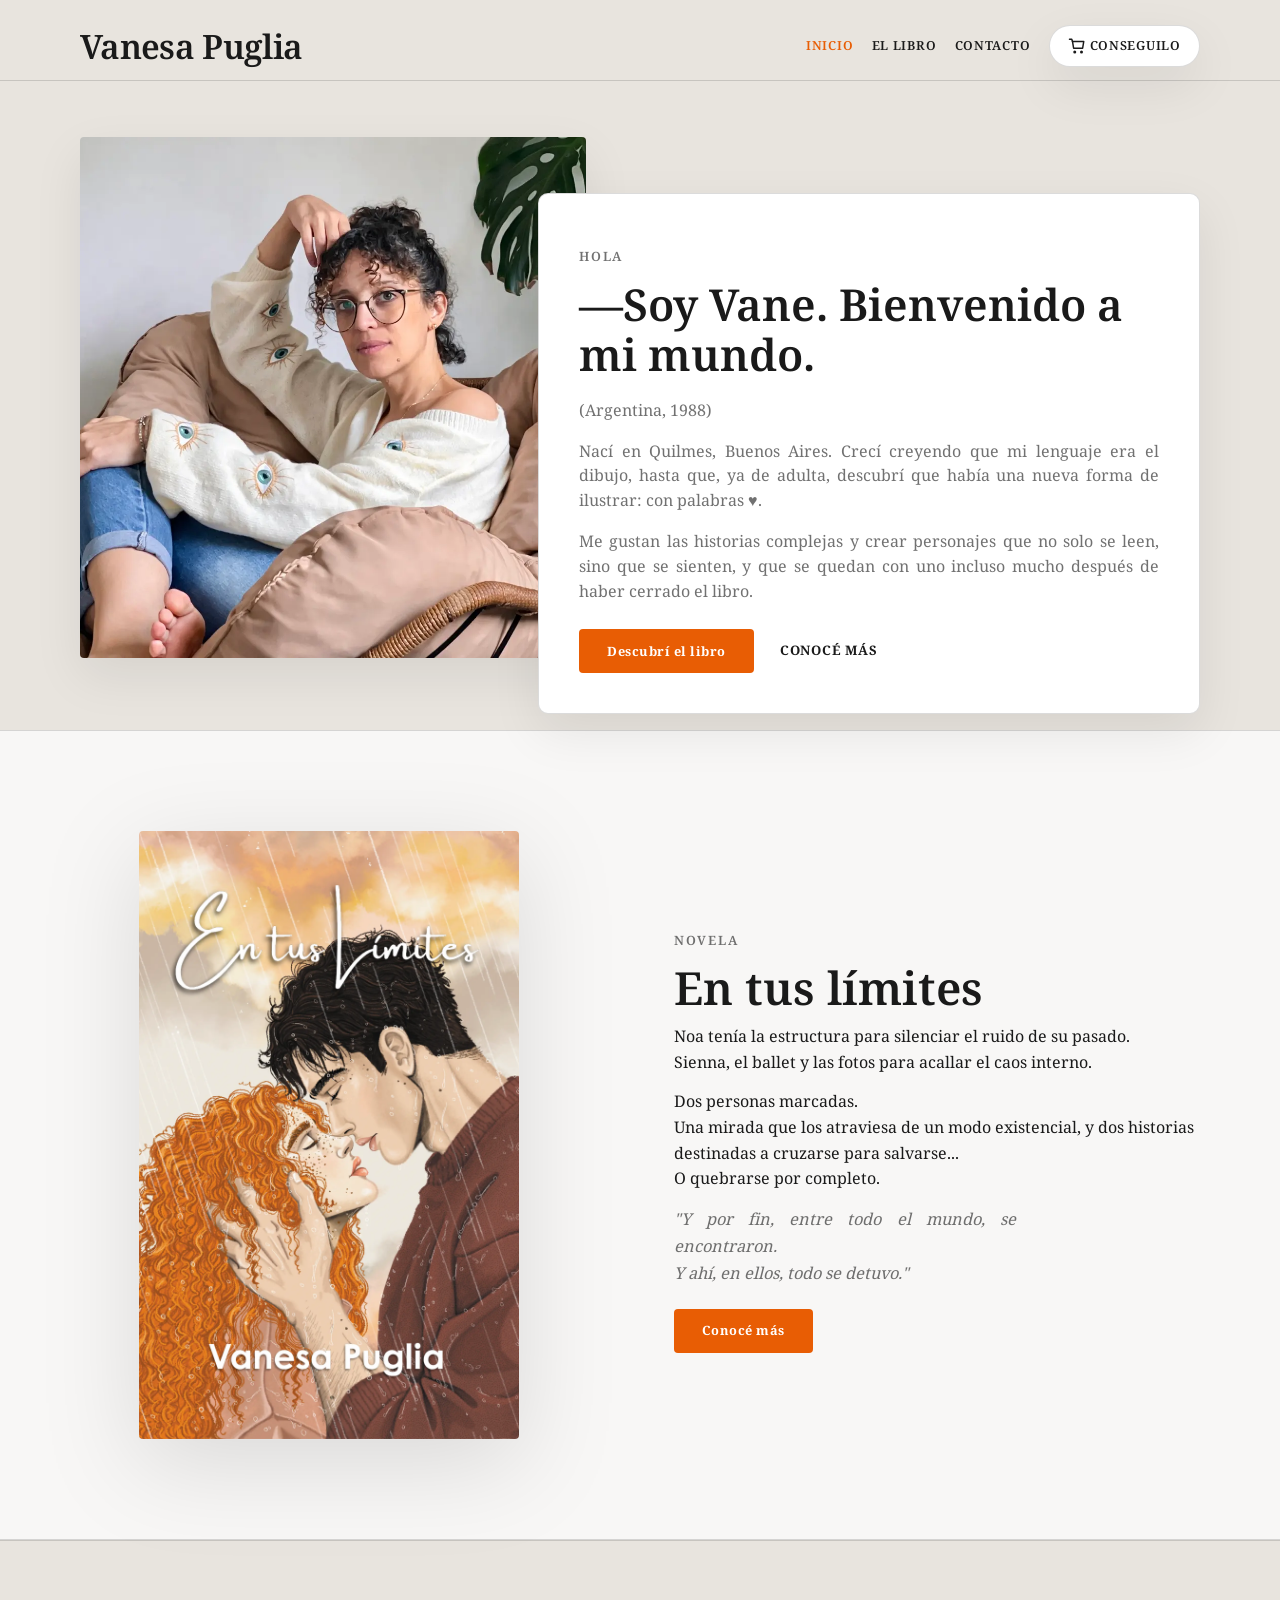
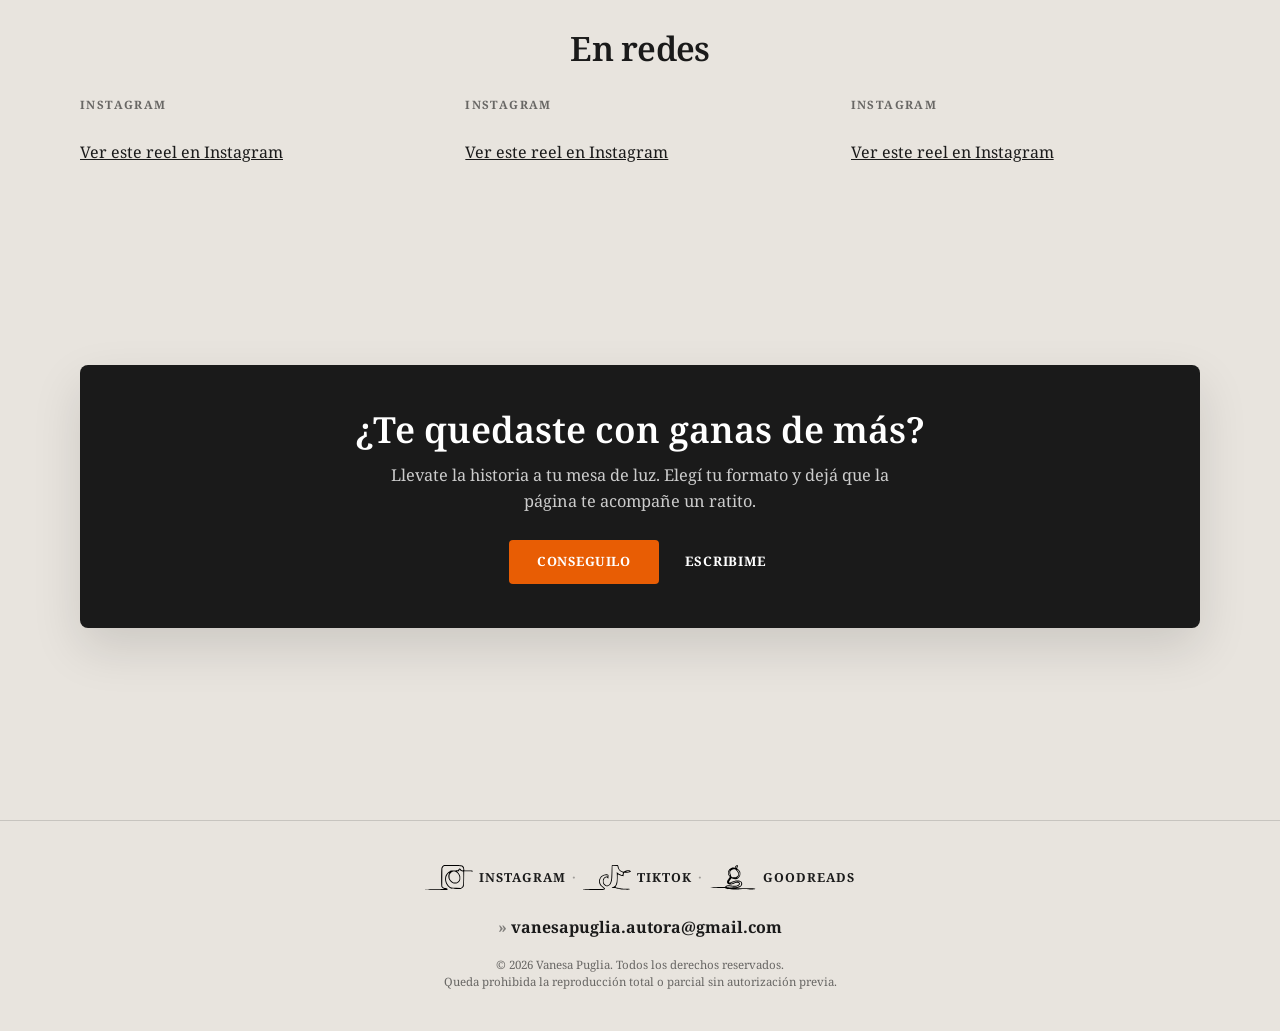
<file: index.html>
<!doctype html>
<html lang="es">
<head>
  <meta charset="utf-8" />
  <meta name="viewport" content="width=device-width, initial-scale=1" />
  <title>Vanesa Puglia — En tus límites</title>
  <meta name="description" content="Vanesa Puglia y su novela En tus límites: romance contemporáneo, intimidad y emoción. Fragmento, redes y dónde comprar." />
  <meta property="og:title" content="Vanesa Puglia - Escritora" />
  <meta property="og:description" content="Descubrí sus libros, historia y novedades" />
  <meta property="og:image" content="https://www.vanesapuglia.com/assets/images/autora-chair.webp" />
  <meta property="og:image:width" content="1200" />
  <meta property="og:image:height" content="630" />
  <meta property="og:url" content="https://www.vanesapuglia.com" />
  <meta property="og:type" content="website" />
  <meta name="twitter:card" content="summary_large_image" />
  <meta name="twitter:title" content="Vanesa Puglia - Escritora" />
  <meta name="twitter:description" content="Descubrí sus libros, historia y novedades" />
  <meta name="twitter:image" content="https://www.vanesapuglia.com/assets/images/autora-chair.webp" />
  <link rel="preconnect" href="https://fonts.googleapis.com" />
  <link rel="preconnect" href="https://fonts.gstatic.com" crossorigin />
  <link href="https://fonts.googleapis.com/css2?family=Noto+Serif+Georgian:wght@400;500;600;700&display=swap" rel="stylesheet" />
  <link rel="stylesheet" href="./assets/css/main.css" />
</head>
<body>
  <a class="skip-link" href="#contenido">Ir al contenido</a>

  <header class="site-header">
    <div class="site-header__inner">
      <a class="site-logo" href="./">Vanesa Puglia</a>
      <nav class="site-nav" aria-label="Principal">
        <a class="is-active" href="./" aria-current="page" data-goatcounter-click="nav_inicio">Inicio</a>
        <a href="./libro/index.html" data-goatcounter-click="nav_el_libro">El libro</a>
        <a href="https://docs.google.com/forms/d/e/1FAIpQLSemAOVcuaoRsui3juLYAaGSEaoZBNSGPKUialhZ_rOrf4y6Fg/viewform?usp=send_form" target="_blank" rel="noopener noreferrer" data-goatcounter-click="nav_contacto">Contacto</a>
        <a class="btn-pill" href="./libro/index.html#comprar" data-goatcounter-click="nav_conseguilo">
          <svg width="18" height="18" viewBox="0 0 24 24" fill="none" stroke="currentColor" stroke-width="2" stroke-linecap="round" stroke-linejoin="round" aria-hidden="true">
            <path d="M6 6h15l-1.5 9h-12z" />
            <path d="M6 6 5 3H2" />
            <circle cx="9" cy="20" r="1" />
            <circle cx="18" cy="20" r="1" />
          </svg>
          Conseguilo
        </a>
      </nav>
    </div>
  </header>

  <main id="contenido" class="home-main home-main--landing">
    <section class="lp-hero wrap" aria-labelledby="hero-heading">
      <div class="hero-grid">
        <div class="hero-visual">
          <div class="hero-photo">
            <img src="./assets/images/autora-chair.webp" width="960" height="1200" alt="Vanesa Puglia" />
          </div>
          
        </div>

        <section class="hero-intro" aria-labelledby="hero-heading">
          <!-- <div class="hero-intro__deco" aria-hidden="true">
            <img class="hero-intro__deco-line" src="./assets/images/line-for-book.svg" alt="" />
            <img class="hero-intro__deco-book" src="./assets/images/book.svg" alt="" />
          </div> -->
          <p class="eyebrow" id="hero-heading">Hola</p>
          <h1 class="hero-title">—Soy Vane. Bienvenido a mi mundo.</h1>
          <p class="hero-body">
            (Argentina, 1988)</p>
          <p class="hero-body">
            Nací en Quilmes, Buenos Aires.
            Crecí creyendo que mi lenguaje era el dibujo, hasta que, ya de adulta, descubrí que había una nueva forma de ilustrar: con palabras ♥.
          <p class="hero-body">
            Me gustan las historias complejas y crear personajes que no solo se leen, sino que se sienten, y que se quedan con uno incluso mucho después de haber cerrado el libro.</p>
          <div class="lp-hero__actions">
            <a class="btn-buy btn-buy--inline" href="#libro-destacado">Descubrí el libro</a>
            <a class="btn-text" href="./libro/index.html">Conocé más</a>
          </div>
        </section>
      </div>
    </section>

    <section class="lp-book-spotlight" id="libro-destacado" aria-labelledby="libro-spotlight-heading">
      <div class="wrap lp-book-spotlight__inner">
        <div class="lp-book-spotlight__visual">
          <div class="lp-book-spotlight__cover">
            <img src="./assets/images/book-cover-2.webp" width="420" height="630" alt="Tapa de En tus límites" />
          </div>
        </div>
        <div class="lp-book-spotlight__copy">
          <p class="eyebrow" id="libro-spotlight-heading">Novela</p>
          <h2 class="lp-book-spotlight__title">En tus límites</h2>
          <p class="lp-book-spotlight__hook">
            Noa tenía la estructura para silenciar el ruido de su pasado.<br />
            Sienna, el ballet y las fotos para acallar el caos interno.
          </p>
          <p class="lp-book-spotlight__hook">
            Dos personas marcadas.<br />
            Una mirada que los atraviesa de un modo existencial, y dos historias destinadas a cruzarse para salvarse...<br />
            O quebrarse por completo.
          </p>
          <p class="lp-book-spotlight__micro lp-book-spotlight__quote">
            "Y por fin, entre todo el mundo, se encontraron.<br />
            Y ahí, en ellos, todo se detuvo."
          </p>
          <a class="btn-buy btn-buy--inline" href="./libro/index.html">Conocé más</a>
        </div>
      </div>
    </section>

    <section class="lp-embeds section-stack" id="en-redes" aria-labelledby="redes-heading">
      <div class="wrap">
        <h2 class="section-heading section-heading--center" id="redes-heading">En redes</h2>
        <div class="embed-grid" role="list">
          <div class="embed-grid__cell" role="listitem">
            <p class="embed-grid__label">Instagram</p>
            <div class="embed-instagram embed-instagram--grid">
              <blockquote
                class="instagram-media"
                data-instgrm-permalink="https://www.instagram.com/reel/DTOItaxj_DJ/"
                data-instgrm-version="14"
              >
                <a href="https://www.instagram.com/reel/DTOItaxj_DJ/?igsh=MWF2NG92aWljZms3bQ==" target="_blank" rel="noopener noreferrer">Ver este reel en Instagram</a>
              </blockquote>
            </div>
          </div>
          <div class="embed-grid__cell" role="listitem">
            <p class="embed-grid__label">Instagram</p>
            <div class="embed-instagram embed-instagram--grid">
              <blockquote
                class="instagram-media"
                data-instgrm-permalink="https://www.instagram.com/reel/DW4uq6Xj3dv/"
                data-instgrm-version="14"
              >
                <a href="https://www.instagram.com/reel/DW4uq6Xj3dv/?igsh=MTRhOGFzMmQ1Nmg4aA==" target="_blank" rel="noopener noreferrer">Ver este reel en Instagram</a>
              </blockquote>
            </div>
          </div>
          <div class="embed-grid__cell" role="listitem">
            <p class="embed-grid__label">Instagram</p>
            <div class="embed-instagram embed-instagram--grid">
              <blockquote
                class="instagram-media"
                data-instgrm-permalink="https://www.instagram.com/reel/DXX7Oxcjf3H/"
                data-instgrm-version="14"
              >
                <a href="https://www.instagram.com/reel/DXX7Oxcjf3H/?igsh=anJ0OWI1YWVncjFl" target="_blank" rel="noopener noreferrer">Ver este reel en Instagram</a>
              </blockquote>
            </div>
          </div>
        </div>
      </div>
    </section>

    <section class="lp-cta-final wrap" aria-labelledby="cta-final-heading">
      <div class="lp-cta-final__panel">
        <h2 class="lp-cta-final__title" id="cta-final-heading">¿Te quedaste con ganas de más?</h2>
        <p class="lp-cta-final__text">Llevate la historia a tu mesa de luz. Elegí tu formato y dejá que la página te acompañe un ratito.</p>
        <div class="lp-cta-final__actions">
          <a class="btn-buy btn-buy--inline" href="./libro/index.html#comprar" data-goatcounter-click="buy_home_conseguilo">CONSEGUILO</a>
          <a class="btn-text btn-text--on-dark" href="mailto:vanesapuglia.autora@gmail.com" target="_blank" rel="noopener noreferrer">Escribime</a>
        </div>
      </div>
    </section>
  </main>

  <footer class="site-footer site-footer--rich">
    <div class="site-footer__inner wrap">
      <div class="footer-social" aria-label="Redes">
        <a href="https://www.instagram.com/vanesa.puglia/" target="_blank" rel="noopener noreferrer"><img src="./assets/images/logo-instagram.svg" width="16" height="16" alt="" aria-hidden="true" />Instagram</a>
        <span class="footer-dot" aria-hidden="true">·</span>
        <a href="https://www.tiktok.com/@vanesa.puglia" target="_blank" rel="noopener noreferrer"><img src="./assets/images/logo-tiktok.svg" width="16" height="16" alt="" aria-hidden="true" />TikTok</a>
        <span class="footer-dot" aria-hidden="true">·</span>
        <a href="https://www.goodreads.com/user/show/199660871" target="_blank" rel="noopener noreferrer"><img src="./assets/images/logo-goodreads.svg" width="16" height="16" alt="" aria-hidden="true" />Goodreads</a>
      </div>
      <a class="footer-email" href="mailto:vanesapuglia.autora@gmail.com" target="_blank" rel="noopener noreferrer">vanesapuglia.autora@gmail.com</a>
      <p class="footer-legal">© 2026 Vanesa Puglia. Todos los derechos reservados.<br />Queda prohibida la reproducción total o parcial sin autorización previa.</p>
    </div>
  </footer>
  <script async src="https://www.instagram.com/embed.js"></script>
  <script data-goatcounter="https://julianpettinari.goatcounter.com/count" async src="//gc.zgo.at/count.js"></script>
</body>
</html>
</file>
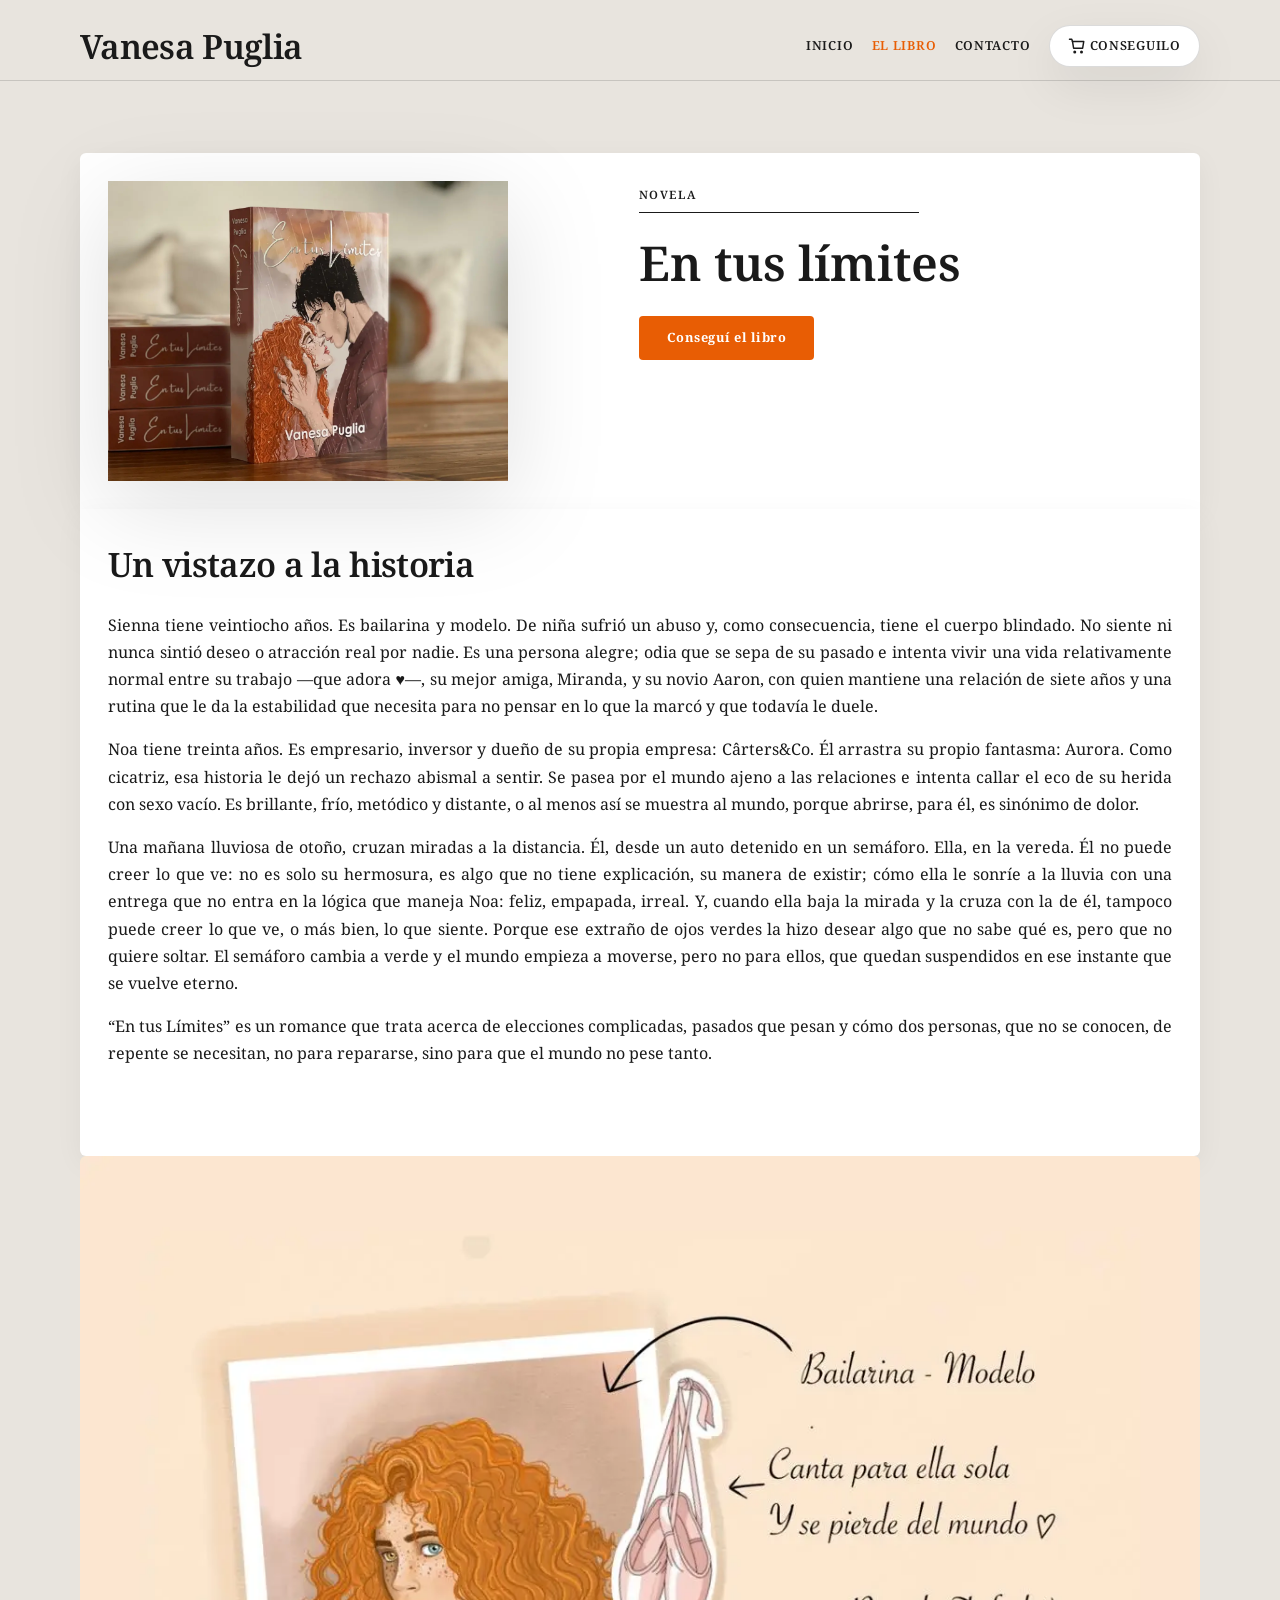
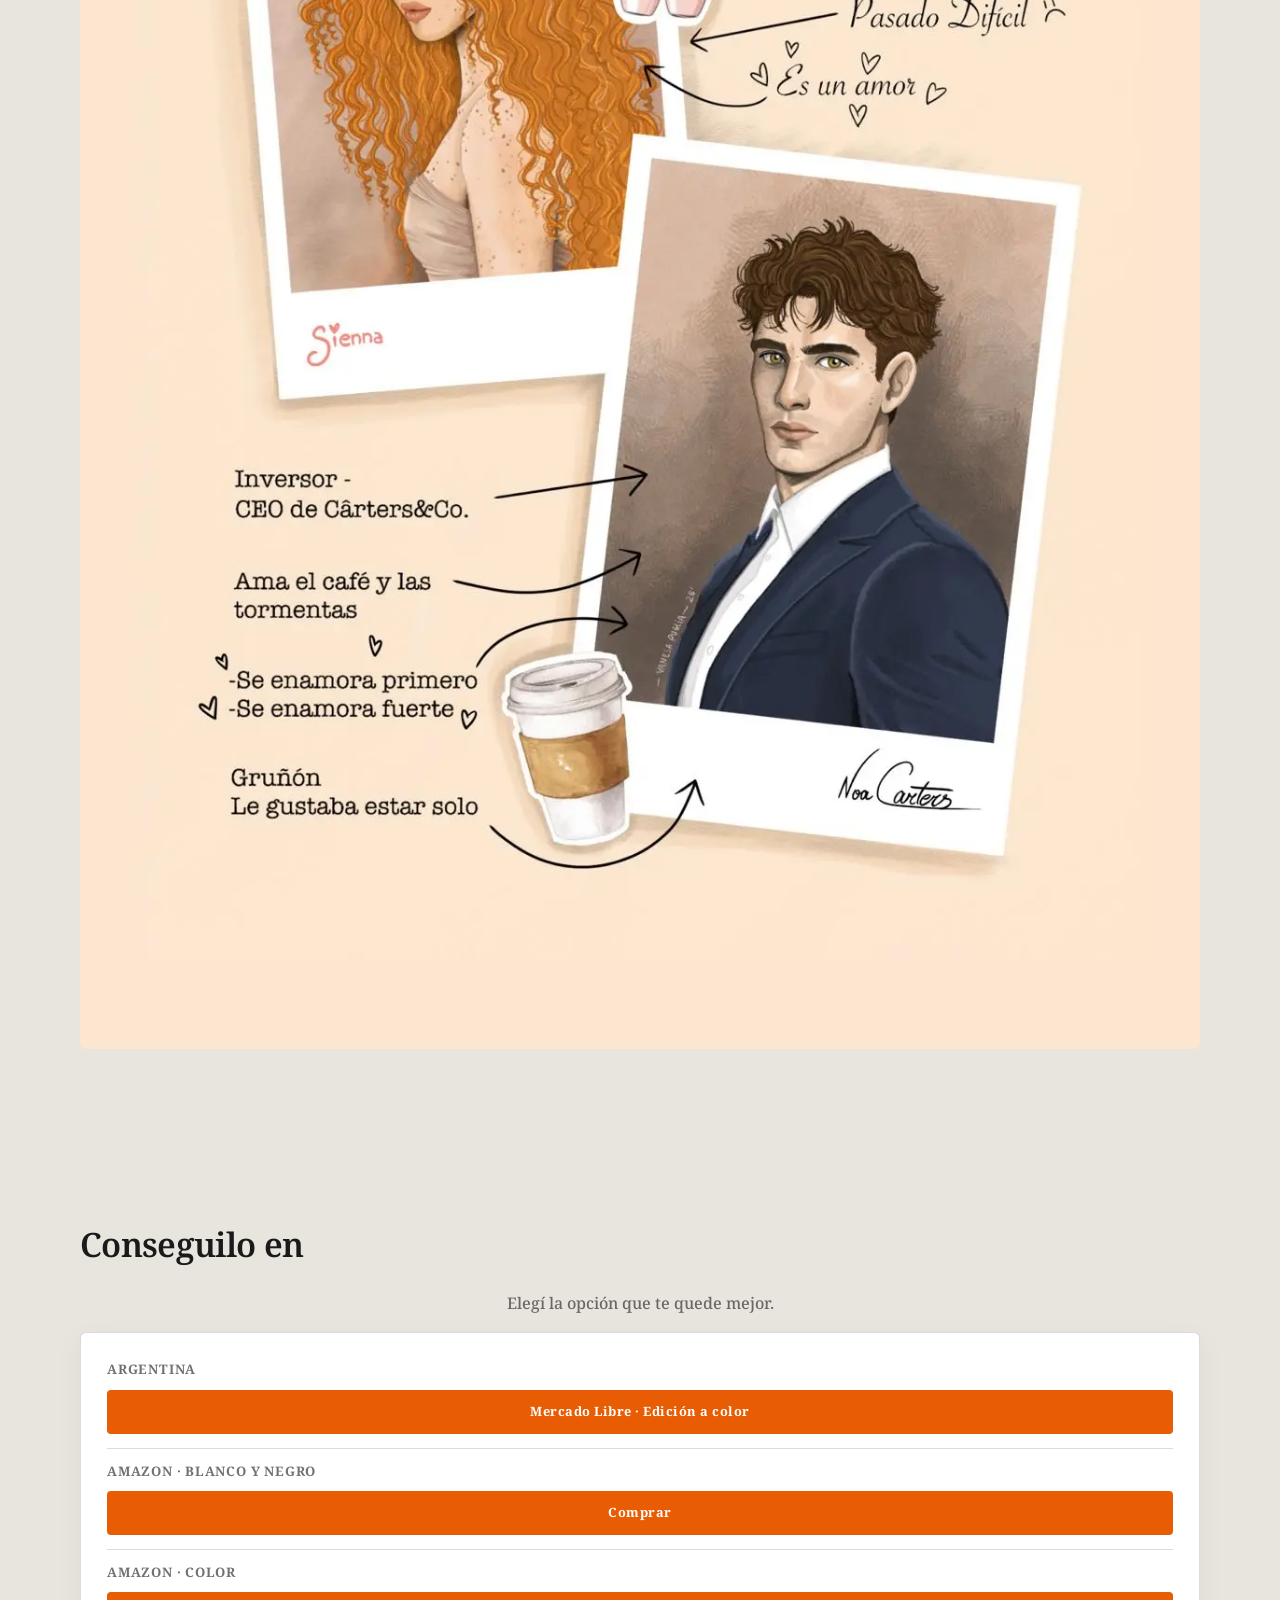
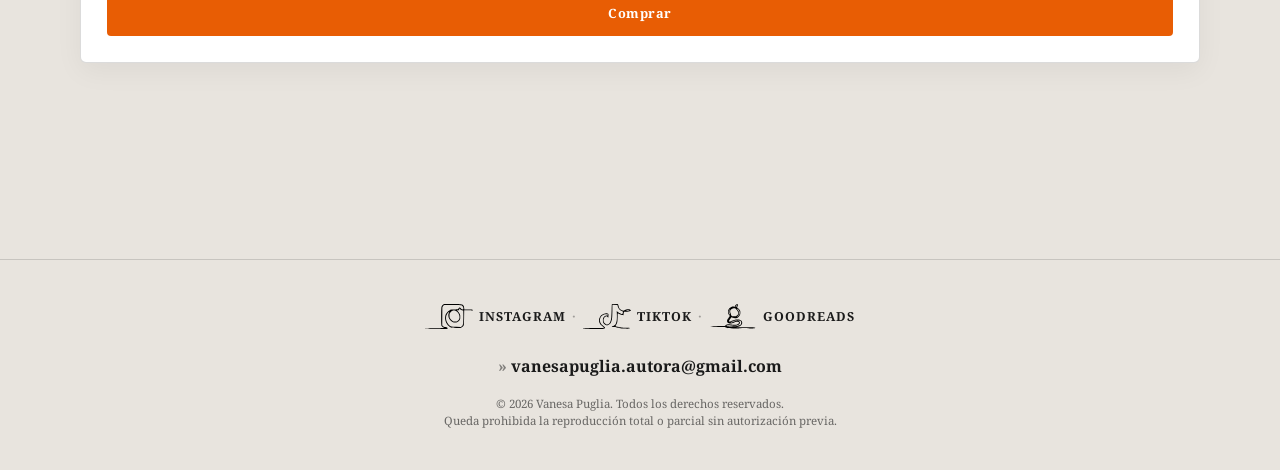
<file: libro/index.html>
<!doctype html>
<html lang="es">
<head>
  <meta charset="utf-8" />
  <meta name="viewport" content="width=device-width, initial-scale=1" />
  <title>En tus límites — Vanesa Puglia</title>
  <meta name="description" content="En tus límites: romance contemporáneo por Vanesa Puglia. Sinopsis, fragmento y dónde comprar." />
  <link rel="preconnect" href="https://fonts.googleapis.com" />
  <link rel="preconnect" href="https://fonts.gstatic.com" crossorigin />
  <link href="https://fonts.googleapis.com/css2?family=Noto+Serif+Georgian:wght@400;500;600;700&display=swap" rel="stylesheet" />
  <link rel="stylesheet" href="../assets/css/main.css" />
</head>
<body>
  <a class="skip-link" href="#contenido">Ir al contenido</a>

  <header class="site-header">
    <div class="site-header__inner">
      <a class="site-logo" href="../index.html">Vanesa Puglia</a>
      <nav class="site-nav" aria-label="Principal">
        <a href="../index.html" data-goatcounter-click="nav_inicio">Inicio</a>
        <a class="is-active" href="./" aria-current="page" data-goatcounter-click="nav_el_libro">El libro</a>
        <a href="https://docs.google.com/forms/d/e/1FAIpQLSemAOVcuaoRsui3juLYAaGSEaoZBNSGPKUialhZ_rOrf4y6Fg/viewform?usp=send_form" target="_blank" rel="noopener noreferrer" data-goatcounter-click="nav_contacto">Contacto</a>
        <a class="btn-pill" href="#comprar" data-goatcounter-click="nav_conseguilo">
          <svg width="18" height="18" viewBox="0 0 24 24" fill="none" stroke="currentColor" stroke-width="2" stroke-linecap="round" stroke-linejoin="round" aria-hidden="true">
            <path d="M6 6h15l-1.5 9h-12z" />
            <path d="M6 6 5 3H2" />
            <circle cx="9" cy="20" r="1" />
            <circle cx="18" cy="20" r="1" />
          </svg>
          Conseguilo
        </a>
      </nav>
    </div>
  </header>

  <main id="contenido" class="page-books page-books--immersive">
    <section class="book-hero wrap book-hero--immersive" id="libro" aria-labelledby="libro-heading">
      <div class="book-hero__grid book-hero__grid--immersive">
        <div class="book-photo book-photo--hero">
          <img src="../assets/images/book-desk-landscape.webp" width="800" height="1200" alt="Tapa del libro En tus límites" />
        </div>
        <div class="book-hero__copy">
          <p class="section-label" id="libro-heading">Novela</p>
          <h1 class="book-title">En tus límites</h1>
          <div class="book-hero__actions">
            <a class="btn-buy btn-buy--inline" href="#comprar">Conseguí el libro</a>
          </div>
        </div>
      </div>
    </section>

    <section class="wrap section-stack book-story" id="fragmento" aria-labelledby="fragmento-heading">
      <h2 class="section-heading" id="fragmento-heading">Un vistazo a la historia</h2>
      <div class="book-story__body">
        <p>
          Sienna tiene veintiocho años. Es bailarina y modelo. De niña sufrió un abuso y, como consecuencia, tiene el cuerpo blindado. No siente ni nunca sintió deseo o atracción real por nadie. Es una persona alegre; odia que se sepa de su pasado e intenta vivir una vida relativamente normal entre su trabajo —que adora ♥—, su mejor amiga, Miranda, y su novio Aaron, con quien mantiene una relación de siete años y una rutina que le da la estabilidad que necesita para no pensar en lo que la marcó y que todavía le duele.
        </p>
        <p>
          Noa tiene treinta años. Es empresario, inversor y dueño de su propia empresa: Cârters&amp;Co. Él arrastra su propio fantasma: Aurora. Como cicatriz, esa historia le dejó un rechazo abismal a sentir. Se pasea por el mundo ajeno a las relaciones e intenta callar el eco de su herida con sexo vacío. Es brillante, frío, metódico y distante, o al menos así se muestra al mundo, porque abrirse, para él, es sinónimo de dolor.
        </p>
        <p>
          Una mañana lluviosa de otoño, cruzan miradas a la distancia. Él, desde un auto detenido en un semáforo. Ella, en la vereda. Él no puede creer lo que ve: no es solo su hermosura, es algo que no tiene explicación, su manera de existir; cómo ella le sonríe a la lluvia con una entrega que no entra en la lógica que maneja Noa: feliz, empapada, irreal. Y, cuando ella baja la mirada y la cruza con la de él, tampoco puede creer lo que ve, o más bien, lo que siente. Porque ese extraño de ojos verdes la hizo desear algo que no sabe qué es, pero que no quiere soltar. El semáforo cambia a verde y el mundo empieza a moverse, pero no para ellos, que quedan suspendidos en ese instante que se vuelve eterno.
        </p>
        <p>
          “En tus Límites” es un romance que trata acerca de elecciones complicadas, pasados que pesan y cómo dos personas, que no se conocen, de repente se necesitan, no para repararse, sino para que el mundo no pese tanto.
        </p>
      </div>
    </section>

    <section class="wrap section-stack book-description-image" aria-label="Sienna y Noa">
      <img src="../assets/images/sienna-noa-description.webp" width="1600" height="900" alt="Sienna y Noa" />
    </section>

    <section class="wrap section-stack book-buy-section" id="comprar" aria-labelledby="comprar-heading">
      <h2 class="section-heading" id="comprar-heading">Conseguilo en</h2>
      <p class="book-cta-label book-cta-label--center">Elegí la opción que te quede mejor.</p>
      <div class="buy-rows buy-rows--card">
        <div class="buy-row">
          <span class="buy-row__label">Argentina</span>
          <a class="btn-buy" href="https://www.mercadolibre.com.ar/novela-de-romance-contemporanea-en-tus-limites/up/MLAU3704718449" target="_blank" rel="noopener noreferrer" data-goatcounter-click="buy_mercadolibre_color">Mercado Libre · Edición a color</a>
        </div>
        <div class="buy-row">
          <span class="buy-row__label">Amazon · blanco y negro</span>
          <a class="btn-buy" href="https://www.amazon.com/dp/B0H6XN8BFB" target="_blank" rel="noopener noreferrer" data-goatcounter-click="buy_amazon_bn">Comprar</a>
        </div>
        <div class="buy-row">
          <span class="buy-row__label">Amazon · color</span>
          <a class="btn-buy" href="https://www.amazon.com/dp/B0H6VPTBWQ" target="_blank" rel="noopener noreferrer" data-goatcounter-click="buy_amazon_color">Comprar</a>
        </div>
      </div>
    </section>
  </main>

  <footer class="site-footer site-footer--rich">
    <div class="site-footer__inner wrap">
      <div class="footer-social" aria-label="Redes">
        <a href="https://www.instagram.com/vanesa.puglia/" target="_blank" rel="noopener noreferrer"><img src="../assets/images/logo-instagram.svg" width="16" height="16" alt="" aria-hidden="true" />Instagram</a>
        <span class="footer-dot" aria-hidden="true">·</span>
        <a href="https://www.tiktok.com/@vanesa.puglia" target="_blank" rel="noopener noreferrer"><img src="../assets/images/logo-tiktok.svg" width="16" height="16" alt="" aria-hidden="true" />TikTok</a>
        <span class="footer-dot" aria-hidden="true">·</span>
        <a href="https://www.goodreads.com/user/show/199660871" target="_blank" rel="noopener noreferrer"><img src="../assets/images/logo-goodreads.svg" width="16" height="16" alt="" aria-hidden="true" />Goodreads</a>
      </div>
      <a class="footer-email" href="mailto:vanesapuglia.autora@gmail.com" target="_blank" rel="noopener noreferrer">vanesapuglia.autora@gmail.com</a>
      <p class="footer-legal">© 2026 Vanesa Puglia. Todos los derechos reservados.<br />Queda prohibida la reproducción total o parcial sin autorización previa.</p>
    </div>
  </footer>
  <script data-goatcounter="https://julianpettinari.goatcounter.com/count" async src="//gc.zgo.at/count.js"></script>
</body>
</html>
</file>
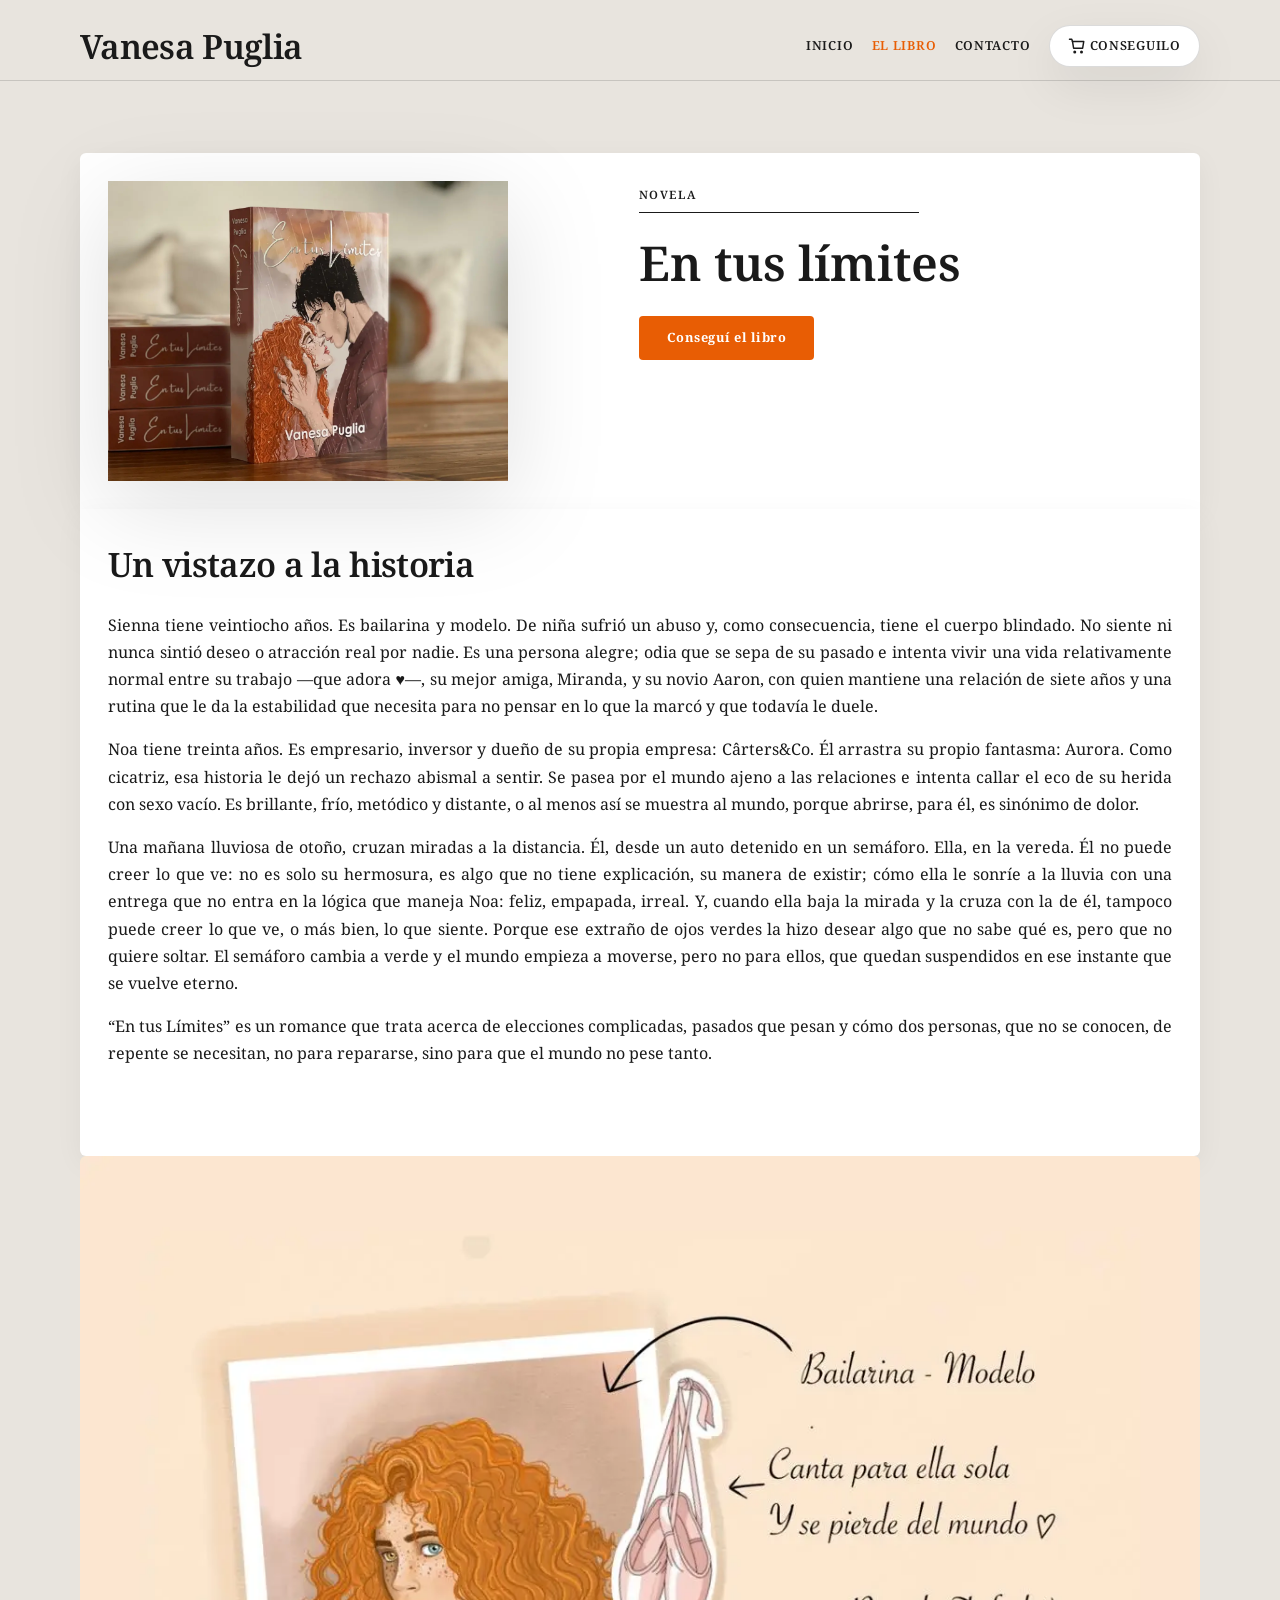
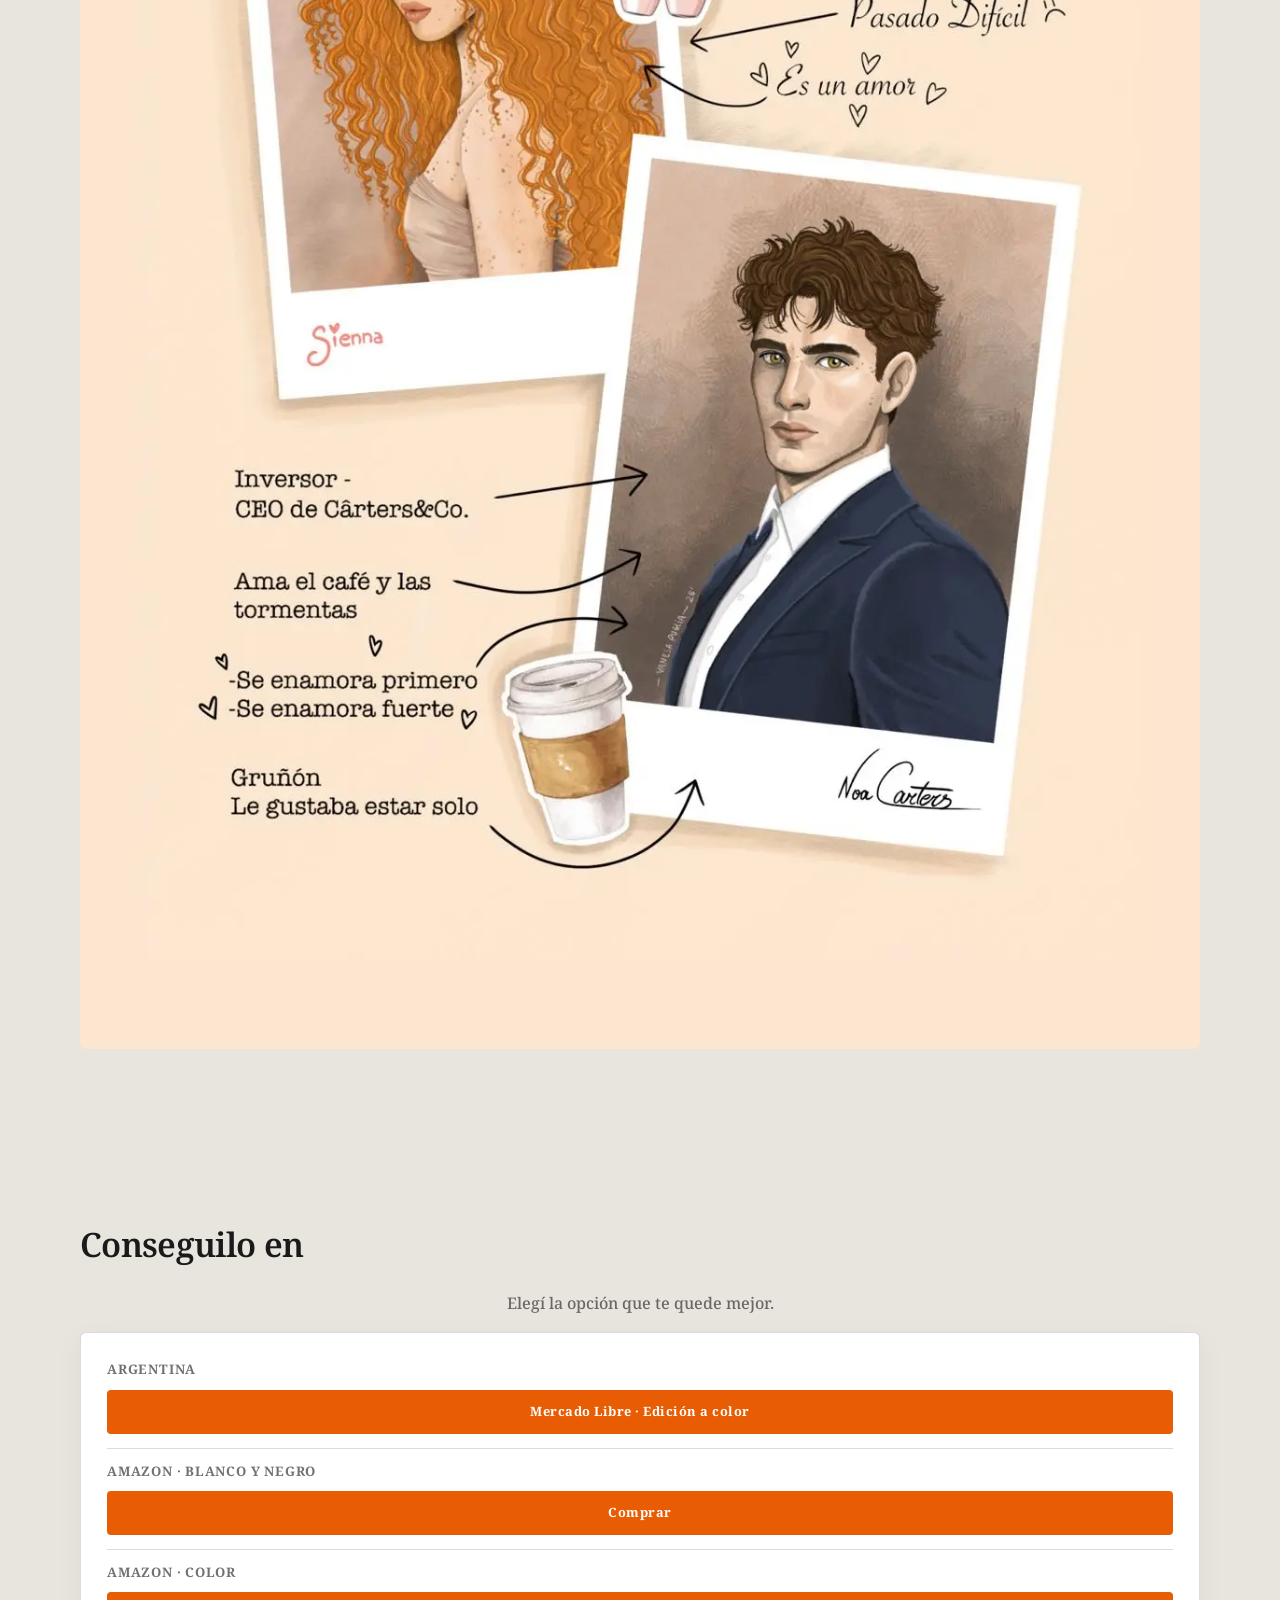
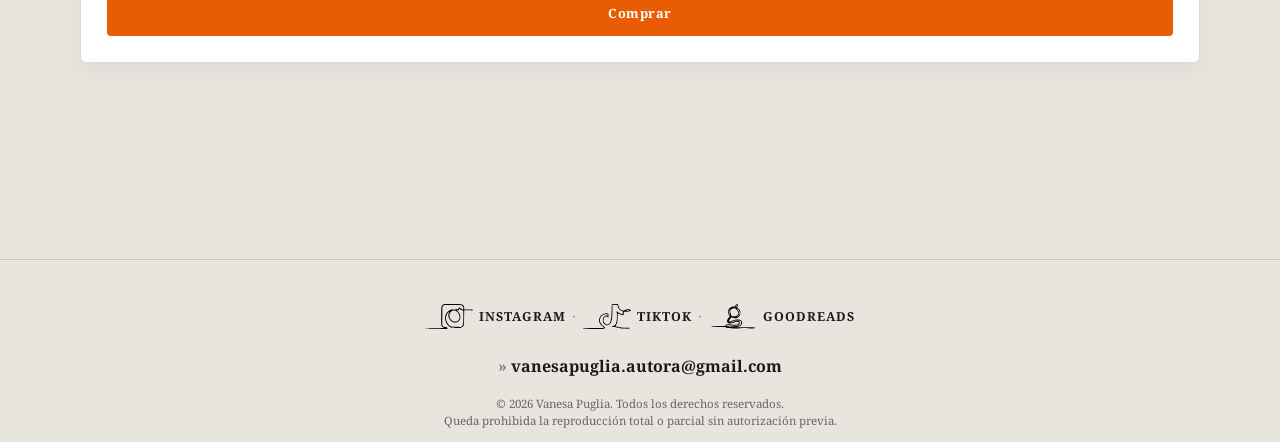
<file: mis-libros.html>
<!doctype html>
<html lang="es">
<head>
  <meta charset="utf-8" />
  <meta name="viewport" content="width=device-width, initial-scale=1" />
  <title>Redirigiendo… — Vanesa Puglia</title>
  <meta http-equiv="refresh" content="0; url=./libro/" />
  <meta name="description" content="Esta página se movió. Te llevamos a En tus límites." />
  <link rel="canonical" href="./libro/" />
  <link rel="preconnect" href="https://fonts.googleapis.com" />
  <link rel="preconnect" href="https://fonts.gstatic.com" crossorigin />
  <link href="https://fonts.googleapis.com/css2?family=Noto+Serif+Georgian:wght@400;500;600;700&display=swap" rel="stylesheet" />
</head>
<body style="margin:0;font-family:'Noto Serif Georgian',Georgia,serif;background:#e8e4de;color:#1a1a1a;min-height:100vh;display:flex;align-items:center;justify-content:center;padding:24px;text-align:center;">
  <p style="max-width:36rem;line-height:1.6;">
    Esta sección ahora vive en <a href="./libro/" style="color:#e85d04;font-weight:700;">la página del libro</a>.
    Si no te redirige solo, tocá el enlace.
  </p>
</body>
</html>
</file>
<file: assets/css/main.css>
:root {
  --bg: #e8e4de;
  --white: #fff;
  --ink: #1a1a1a;
  --muted: rgba(26, 26, 26, 0.62);
  --accent: #e85d04;
  --accent-hover: #cf5203;
  --line: rgba(0, 0, 0, 0.14);
  --shadow: 0 18px 50px rgba(0, 0, 0, 0.08);
  --surface: rgba(255, 255, 255, 0.72);
  --font-serif: "Noto Serif Georgian", "Georgia", serif;
  --font-sans: "Noto Serif Georgian", "Georgia", serif;
  --max: 1120px;
  --pad: clamp(20px, 4vw, 40px);

  /* Fondo: arte lineal (libro), trazos blancos sobre --bg */
  /* Alternativa A (activa): patrón repetido */
  --bg-line-layer: url("../images/bg-book-line-tile.svg");
  --bg-line-size: clamp(168px, 20vw, 228px);
  --bg-line-repeat: repeat;
  --bg-line-position: center;
  /* Intensidad del trazo: ajustá opacity en bg-book-line-tile.svg (<g opacity="…">) */
  /* Alternativa B: marca grande — reemplazá las variables arriba por:
     --bg-line-layer: url("../images/bg-book-line-watermark.svg");
     --bg-line-size: min(92vw, 820px) auto;
     --bg-line-repeat: no-repeat;
     --bg-line-position: 88% 12%;
  */
}

*,
*::before,
*::after {
  box-sizing: border-box;
}

html {
  scroll-behavior: smooth;
  background-color: var(--bg);
}

body {
  margin: 0;
  min-height: 100vh;
  display: flex;
  flex-direction: column;
  /* Color base + patrón SVG (no usar ::before con z-index negativo: queda tapado por el fondo) */
  background-color: var(--bg);
  background-image: var(--bg-line-layer);
  background-repeat: var(--bg-line-repeat);
  background-size: var(--bg-line-size);
  background-position: var(--bg-line-position);
  color: var(--ink);
  font-family: var(--font-sans);
  font-size: 16px;
  line-height: 1.55;
}

body > main {
  flex: 1;
}

img {
  max-width: 100%;
  height: auto;
  display: block;
}

a {
  color: inherit;
}

.skip-link {
  position: absolute;
  left: -9999px;
  top: 8px;
  z-index: 100;
  padding: 8px 14px;
  background: var(--white);
  border-radius: 6px;
}

.skip-link:focus {
  left: 8px;
}

.wrap {
  width: min(var(--max), 100% - var(--pad) * 2);
  margin-inline: auto;
}

/* ——— Header ——— */
.site-header {
  padding: 20px 0 8px;
  border-bottom: 1px solid var(--line);
}

.site-header__inner {
  width: min(var(--max), 100% - var(--pad) * 2);
  margin-inline: auto;
  display: flex;
  flex-wrap: wrap;
  align-items: center;
  justify-content: space-between;
  gap: 16px 24px;
}

.site-logo {
  font-family: var(--font-serif);
  font-size: clamp(1.6rem, 4vw, 2.1rem);
  font-weight: 600;
  letter-spacing: -0.02em;
  text-decoration: none;
}

.site-logo:hover {
  opacity: 0.85;
}

.site-nav {
  display: flex;
  flex-wrap: wrap;
  align-items: center;
  justify-content: flex-end;
  gap: 10px 18px;
}

.site-nav a {
  text-decoration: none;
  font-size: 0.78rem;
  font-weight: 600;
  letter-spacing: 0.06em;
  text-transform: uppercase;
  color: var(--ink);
  display: inline-flex;
  align-items: center;
  gap: 4px;
}

.site-nav a:hover,
.site-nav a:focus-visible {
  color: var(--accent);
}

.site-nav a.is-active {
  color: var(--accent);
}

.nav-chevron {
  font-size: 0.65rem;
  opacity: 0.45;
  user-select: none;
}

.btn-pill {
  display: inline-flex;
  align-items: center;
  gap: 8px;
  padding: 10px 18px;
  border-radius: 999px;
  background: var(--white);
  border: 1px solid var(--line);
  font-size: 0.72rem;
  font-weight: 700;
  letter-spacing: 0.07em;
  text-transform: uppercase;
  text-decoration: none;
  box-shadow: var(--shadow);
  white-space: nowrap;
}

.btn-pill:hover,
.btn-pill:focus-visible {
  border-color: rgba(0, 0, 0, 0.22);
}

.btn-pill svg {
  flex-shrink: 0;
}

/* ——— Home hero ——— */
.home-main {
  padding: clamp(32px, 6vw, 72px) 0 clamp(48px, 8vw, 96px);
}

.hero-grid {
  display: grid;
  grid-template-columns: 1fr;
  gap: 28px;
  align-items: start;
}

@media (min-width: 880px) {
  .hero-grid {
    grid-template-columns: minmax(0, 1fr) minmax(0, 1.15fr);
    gap: 0 32px;
    /* Igualar altura entre foto e intro en desktop */
    align-items: stretch;
  }

  .hero-intro {
    position: relative;
    z-index: 1;
    /* Solapa la foto hacia la izquierda (más overlap = valor más negativo) */
    margin-left: clamp(-5rem, -7vw, -2.5rem);
    /* Baja el recuadro sin romper la igualdad de alto con la foto */
    transform: translateY(clamp(28px, 5vw, 56px));
    border-radius: 18px 10px 10px 10px;
  }
}

.hero-visual {
  display: flex;
  flex-direction: column;
  gap: 22px;
  position: relative;
  z-index: 0;
}

.hero-photo {
  border-radius: 4px;
  overflow: hidden;
  box-shadow: var(--shadow);
  aspect-ratio: 1;
  max-width: min(420px, 100%);
  margin-inline: auto;
}

@media (min-width: 880px) {
  .hero-photo {
    margin-inline: 0;
    max-width: 100%;
    height: 100%;
  }
}

.hero-photo img {
  width: 100%;
  height: 100%;
  object-fit: cover;
}

.social-list {
  list-style: none;
  margin: 0;
  padding: 0;
  display: flex;
  flex-direction: column;
  gap: 10px;
  max-width: min(420px, 100%);
  margin-inline: auto;
}

@media (min-width: 880px) {
  .social-list {
    margin-inline: 0;
  }
}

.social-list a {
  display: inline-flex;
  align-items: center;
  gap: 10px;
  text-decoration: none;
  font-size: 0.82rem;
  font-weight: 600;
  letter-spacing: 0.04em;
  text-transform: uppercase;
}

.social-list a:hover,
.social-list a:focus-visible {
  color: var(--accent);
}

.social-list .arrow {
  opacity: 0.55;
}

.hero-intro {
  background: var(--white);
  padding: clamp(24px, 4vw, 40px);
  border-radius: 10px;
  border: 1px solid var(--line);
  box-shadow: var(--shadow);
  position: relative;
}

/* hero-intro__deco se desactiva temporalmente hasta retomarlo en una iteración futura */
.hero-intro__deco,
.hero-intro__deco-line,
.hero-intro__deco-book {
  display: none;
}

.eyebrow {
  font-size: 0.8rem;
  font-weight: 600;
  letter-spacing: 0.14em;
  text-transform: uppercase;
  color: var(--muted);
  margin-bottom: 12px;
}

.hero-title {
  font-family: var(--font-serif);
  font-size: clamp(1.85rem, 4.5vw, 2.75rem);
  font-weight: 600;
  line-height: 1.15;
  margin: 0 0 18px;
}

.hero-body {
  margin: 0;
  color: var(--muted);
  font-size: 1rem;
  max-width: none;
  text-align: justify;
}

.hero-body + .hero-body {
  margin-top: 1rem;
}

/* Foto de la autora (no forzar cuadrado) */
.lp-hero .hero-photo {
  aspect-ratio: unset;
  max-height: none;
}

.lp-hero .hero-photo img {
  width: 100%;
  height: 100%;
  object-fit: cover;
  display: block;
}

/* ——— Home: embed (Instagram / similares) ——— */
.home-embeds {
  padding: clamp(36px, 6vw, 64px) 0 clamp(28px, 5vw, 48px);
  border-top: 1px solid var(--line);
  margin-top: clamp(12px, 3vw, 32px);
}

.embed-eyebrow {
  text-align: center;
  margin-bottom: 18px;
}

.embed-instagram {
  max-width: 540px;
  margin-inline: auto;
  width: 100%;
  overflow-x: auto;
  -webkit-overflow-scrolling: touch;
}

.embed-instagram .instagram-media {
  margin-left: auto !important;
  margin-right: auto !important;
}

.embed-fallback {
  margin: 16px 0 0;
  text-align: center;
  font-size: 0.82rem;
  color: var(--muted);
}

.embed-fallback a {
  color: var(--ink);
  font-weight: 600;
}

.embed-fallback a:hover,
.embed-fallback a:focus-visible {
  color: var(--accent);
}

/* ——— Mis libros ——— */
.page-books {
  padding-bottom: clamp(48px, 8vw, 96px);
}

.book-hero {
  padding: clamp(28px, 5vw, 56px) 0 0;
}

.book-hero__grid {
  display: grid;
  grid-template-columns: 1fr;
  gap: 32px;
  align-items: center;
  background-color: var(--white);
  border-radius: 6px 6px 0 0;
  padding: clamp(16px, 3vw, 28px);
  border: none;
  box-shadow: 0 8px 28px rgba(0, 0, 0, 0.05);
}

@media (min-width: 800px) {
  .book-hero__grid {
    grid-template-columns: minmax(0, 0.95fr) minmax(0, 1.05fr);
    gap: 48px;
  }
}

.book-photo {
  max-width: 360px;
  margin-inline: auto;
  filter: drop-shadow(0 16px 40px rgba(0, 0, 0, 0.12));
}

@media (min-width: 800px) {
  .book-photo {
    margin-inline: 0;
  }
}

.section-label {
  font-size: 0.72rem;
  font-weight: 600;
  letter-spacing: 0.14em;
  text-transform: uppercase;
  margin: 0 0 8px;
  padding-bottom: 8px;
  border-bottom: 1px solid var(--ink);
  display: inline-block;
  min-width: min(100%, 280px);
}

.book-title {
  font-family: var(--font-serif);
  font-size: clamp(2rem, 5vw, 3rem);
  font-weight: 600;
  margin: 16px 0 clamp(14px, 2.5vw, 22px);
  line-height: 1.1;
}

.book-cta-label {
  margin: 0 0 16px;
  font-weight: 500;
  color: var(--muted);
}

.buy-rows {
  display: flex;
  flex-direction: column;
  gap: 12px;
}

.buy-row {
  display: flex;
  flex-wrap: wrap;
  align-items: center;
  gap: 10px 14px;
}

.buy-row__label {
  font-size: 0.95rem;
  min-width: min(100%, 220px);
}

.btn-buy {
  display: inline-flex;
  align-items: center;
  justify-content: center;
  min-height: 44px;
  padding: 10px 20px;
  background: var(--accent);
  color: var(--white);
  font-size: 0.8rem;
  font-weight: 700;
  letter-spacing: 0.04em;
  text-decoration: none;
  border-radius: 4px;
  border: none;
  cursor: pointer;
  flex: 1 1 auto;
  min-width: min(100%, 200px);
  max-width: 100%;
}

.btn-buy:hover,
.btn-buy:focus-visible {
  background: var(--accent-hover);
  color: var(--white);
}

.media-block {
  margin: clamp(24px, 5vw, 48px) 0;
  padding: clamp(20px, 3vw, 32px);
  background: rgba(255, 255, 255, 0.55);
  border-radius: 4px;
}

.media-frame {
  margin: 0 auto;
  max-width: 920px;
  min-height: min(52vw, 420px);
  background: var(--white);
  border: 1px solid var(--ink);
  border-radius: 2px;
  display: flex;
  align-items: center;
  justify-content: center;
  padding: 24px;
  text-align: center;
  color: var(--muted);
  font-size: 0.95rem;
}

.characters {
  display: grid;
  grid-template-columns: 1fr;
  gap: 28px;
  margin-top: clamp(32px, 6vw, 56px);
  align-items: end;
}

@media (min-width: 720px) {
  .characters {
    grid-template-columns: minmax(0, 1fr) minmax(0, 0.9fr) minmax(0, 1fr);
    gap: 20px;
    align-items: end;
  }
}

.character-card {
  text-align: center;
}

.character-card img {
  margin-inline: auto;
  max-height: 380px;
  width: auto;
  object-fit: contain;
}

.character-meta {
  margin-top: 14px;
  background: var(--white);
  border: 1px solid var(--line);
  padding: 12px 16px;
  border-radius: 2px;
  font-family: var(--font-serif);
  font-size: 1.15rem;
}

.character-meta--secondary {
  margin-top: 8px;
  font-family: var(--font-sans);
  font-size: 0.88rem;
  color: var(--muted);
}

.character-center {
  display: flex;
  flex-direction: column;
  gap: 12px;
  justify-content: center;
  align-self: center;
  width: 100%;
  max-width: 320px;
  margin-inline: auto;
}

.character-strip {
  margin: 0;
  background: var(--white);
  border: 1px solid var(--line);
  padding: 14px 18px;
  border-radius: 2px;
  font-family: var(--font-serif);
  font-size: 1.2rem;
  text-align: center;
  min-height: 52px;
  display: flex;
  align-items: center;
  justify-content: center;
}

.character-strip--sub {
  font-family: var(--font-sans);
  font-size: 0.88rem;
  color: var(--muted);
}

/* ——— Footer ——— */
.site-footer {
  padding: 28px var(--pad) 40px;
  text-align: center;
  border-top: 1px solid var(--line);
  margin-top: auto;
}

.site-footer a {
  font-weight: 700;
  text-decoration: none;
}

.site-footer a:hover,
.site-footer a:focus-visible {
  color: var(--accent);
}

.footer-email::before {
  content: "» ";
  opacity: 0.5;
}

/* ——— Landing (single book) ——— */
.home-main--landing {
  padding-top: clamp(28px, 5vw, 56px);
}

.section-stack {
  padding-block: clamp(40px, 7vw, 88px);
}

.section-heading {
  font-family: var(--font-serif);
  font-size: clamp(1.55rem, 3.2vw, 2.1rem);
  font-weight: 600;
  letter-spacing: -0.02em;
  margin: 0 0 clamp(16px, 3vw, 28px);
  line-height: 1.15;
}

.section-heading--center {
  text-align: center;
}

.btn-text {
  display: inline-flex;
  align-items: center;
  justify-content: center;
  min-height: 44px;
  padding: 8px 4px;
  font-size: 0.82rem;
  font-weight: 700;
  letter-spacing: 0.06em;
  text-transform: uppercase;
  text-decoration: none;
  color: var(--ink);
  border-bottom: 2px solid transparent;
}

.btn-text:hover,
.btn-text:focus-visible {
  color: var(--accent);
  border-bottom-color: rgba(232, 93, 4, 0.35);
}

.lp-hero__actions,
.book-hero__actions,
.lp-cta-final__actions {
  display: flex;
  flex-wrap: wrap;
  align-items: center;
  gap: 14px 22px;
  margin-top: clamp(18px, 3vw, 26px);
}

.btn-buy--inline {
  width: auto;
  flex: 0 0 auto;
  min-width: 0;
  max-width: none;
  padding-inline: clamp(20px, 3vw, 28px);
}

.btn-text--on-dark {
  color: var(--white);
  border-bottom-color: transparent;
}

.btn-text--on-dark:hover,
.btn-text--on-dark:focus-visible {
  color: var(--white);
  border-bottom-color: rgba(255, 255, 255, 0.45);
}

/* Hero (home: mockup con hero-grid + hero-intro) */
.lp-hero {
  padding-bottom: clamp(32px, 6vw, 72px);
}

/* Book spotlight */
.lp-book-spotlight {
  padding: clamp(48px, 9vw, 100px) 0;
  border-top: 1px solid var(--line);
  border-bottom: 1px solid var(--line);
  background: var(--surface);
}

.lp-book-spotlight__inner {
  display: grid;
  grid-template-columns: 1fr;
  gap: clamp(28px, 5vw, 48px);
  align-items: center;
}

@media (min-width: 900px) {
  .lp-book-spotlight__inner {
    grid-template-columns: minmax(0, 0.95fr) minmax(0, 1.05fr);
    gap: clamp(40px, 6vw, 72px);
  }
}

.lp-book-spotlight__visual {
  order: -1;
  display: flex;
  justify-content: center;
}

@media (min-width: 900px) {
  .lp-book-spotlight__visual {
    order: 0;
    justify-content: center;
  }
}

.lp-book-spotlight__cover {
  max-width: min(380px, 86vw);
  filter: drop-shadow(0 24px 48px rgba(0, 0, 0, 0.12));
  transform: translateZ(0);
}

.lp-book-spotlight__cover img {
  width: 100%;
  height: auto;
  border-radius: 4px;
}

.lp-book-spotlight__copy {
  max-width: 34rem;
}

@media (min-width: 900px) {
  .lp-book-spotlight__copy {
    padding-left: clamp(0px, 2vw, 24px);
  }
}

.lp-book-spotlight__title {
  font-family: var(--font-serif);
  font-size: clamp(2rem, 4.5vw, 2.85rem);
  font-weight: 600;
  margin: 0 0 12px;
  line-height: 1.08;
}

.lp-book-spotlight__hook {
  font-family: var(--font-serif);
  font-size: 1rem;
  font-weight: 400;
  font-style: normal;
  margin: 0 0 14px;
  line-height: 1.6;
  text-align: justify;
}

.lp-book-spotlight__micro {
  margin: 0 0 22px;
  color: var(--muted);
  font-size: 1.02rem;
  line-height: 1.65;
  max-width: 38ch;
  text-align: justify;
}

.lp-book-spotlight__quote {
  font-style: italic;
}

/* For you */
.lp-for__list {
  margin: 0;
  padding: 0 0 0 1.15rem;
  max-width: 40rem;
  color: var(--muted);
  font-size: 1.05rem;
  line-height: 1.75;
}

.lp-for__list li + li {
  margin-top: 12px;
}

/* Excerpt */
.excerpt-block {
  margin: 0;
  background: var(--white);
  border: 1px solid var(--line);
  border-radius: 6px;
  padding: clamp(22px, 4vw, 36px) clamp(22px, 4vw, 40px);
  box-shadow: 0 10px 32px rgba(0, 0, 0, 0.05);
}

.excerpt-block__quote {
  margin: 0;
  padding: 0;
  border: 0;
  font-family: var(--font-serif);
  font-size: clamp(1.12rem, 2.2vw, 1.35rem);
  line-height: 1.65;
  color: var(--ink);
}

.excerpt-block__quote p {
  margin: 0 0 1em;
}

.excerpt-block__quote p:last-child {
  margin-bottom: 0;
}

.excerpt-block__cite {
  margin: clamp(18px, 3vw, 24px) 0 0;
  padding-top: clamp(16px, 2.5vw, 22px);
  border-top: 1px solid var(--line);
  font-family: var(--font-sans);
  font-size: 0.82rem;
  font-weight: 600;
  letter-spacing: 0.06em;
  text-transform: uppercase;
  color: var(--muted);
}

.excerpt-block__cite a {
  font-weight: 700;
  color: var(--ink);
  text-decoration: none;
  border-bottom: 1px solid rgba(232, 93, 4, 0.35);
}

.excerpt-block__cite a:hover,
.excerpt-block__cite a:focus-visible {
  color: var(--accent);
}

.excerpt-block--page {
  max-width: 44rem;
  margin-inline: auto;
}

/* Author strip */
.lp-author__panel {
  max-width: 40rem;
  margin: 0;
  padding: clamp(20px, 3vw, 28px) 0 0;
  border-top: 1px solid var(--line);
  font-size: 1.05rem;
  line-height: 1.75;
  color: var(--muted);
}

.lp-author__panel p {
  margin: 0;
}

/* Embeds grid */
.lp-embeds {
  padding-block: clamp(44px, 7vw, 88px);
  border-top: 1px solid var(--line);
}

.lp-embeds__intro {
  text-align: center;
  max-width: 36rem;
  margin: -8px auto clamp(28px, 4vw, 40px);
  color: var(--muted);
  font-size: 0.98rem;
  line-height: 1.6;
}

.embed-grid {
  display: grid;
  grid-template-columns: 1fr;
  gap: clamp(28px, 4vw, 36px);
}

@media (min-width: 720px) {
  .embed-grid {
    grid-template-columns: repeat(2, minmax(0, 1fr));
  }
}

@media (min-width: 1024px) {
  .embed-grid {
    grid-template-columns: repeat(3, minmax(0, 1fr));
    align-items: start;
  }
}

.embed-grid__label {
  margin: 0 0 10px;
  font-size: 0.72rem;
  font-weight: 700;
  letter-spacing: 0.12em;
  text-transform: uppercase;
  color: var(--muted);
}

.embed-instagram--grid {
  max-width: 100%;
  margin-inline: 0;
}

.embed-tiktok {
  min-height: 280px;
  display: flex;
  justify-content: center;
  align-items: flex-start;
  overflow-x: auto;
  -webkit-overflow-scrolling: touch;
}

.embed-grid .embed-fallback {
  text-align: left;
  margin-top: 12px;
}

/* Final CTA */
.lp-cta-final {
  padding-block: clamp(48px, 8vw, 96px);
}

.lp-cta-final__panel {
  background: var(--ink);
  color: var(--white);
  border-radius: 8px;
  padding: clamp(28px, 5vw, 44px) clamp(24px, 4vw, 40px);
  text-align: center;
  box-shadow: 0 20px 50px rgba(0, 0, 0, 0.12);
}

.lp-cta-final__title {
  font-family: var(--font-serif);
  font-size: clamp(1.65rem, 3.5vw, 2.25rem);
  font-weight: 600;
  margin: 0 0 12px;
  line-height: 1.15;
}

.lp-cta-final__text {
  margin: 0 auto;
  max-width: 32rem;
  font-size: 1.02rem;
  line-height: 1.6;
  color: rgba(255, 255, 255, 0.78);
}

.lp-cta-final__actions {
  justify-content: center;
}

.lp-cta-final .btn-buy--inline {
  background: var(--accent);
}

.lp-cta-final .btn-buy--inline:hover,
.lp-cta-final .btn-buy--inline:focus-visible {
  background: var(--accent-hover);
}

/* Book page immersive */
.page-books--immersive {
  padding-top: clamp(8px, 2vw, 16px);
}

.book-hero--immersive {
  padding-bottom: 0;
}

.book-hero__grid--immersive {
  align-items: start;
}

.book-photo--hero {
  max-width: min(400px, 92vw);
  filter: drop-shadow(0 24px 48px rgba(0, 0, 0, 0.12));
}

.book-hero__copy {
  max-width: 40rem;
}

.book-lead {
  font-family: var(--font-serif);
  font-size: clamp(1.15rem, 2.4vw, 1.4rem);
  font-style: italic;
  line-height: 1.45;
  margin: 0 0 16px;
  color: var(--ink);
}

.book-why {
  margin: 0 0 14px;
  font-size: 1.02rem;
  line-height: 1.65;
  color: var(--muted);
}

.book-why {
  margin-bottom: 22px;
}

.book-buy-section {
  padding-bottom: clamp(56px, 9vw, 100px);
}

.book-cta-label--center {
  text-align: center;
  max-width: 36rem;
  margin-inline: auto;
}

.buy-rows--card {
  margin-top: 8px;
  padding: clamp(18px, 3vw, 26px);
  background: var(--white);
  border: 1px solid var(--line);
  border-radius: 6px;
  box-shadow: 0 8px 28px rgba(0, 0, 0, 0.05);
}

.buy-rows--card .buy-row__label {
  font-weight: 700;
  font-size: 0.82rem;
  letter-spacing: 0.06em;
  text-transform: uppercase;
  color: var(--muted);
  min-width: min(100%, 100%);
}

.buy-rows--card .buy-row {
  padding-bottom: 14px;
  border-bottom: 1px solid var(--line);
}

.buy-rows--card .buy-row:last-child {
  padding-bottom: 0;
  border-bottom: 0;
}

.book-after-cta {
  margin: clamp(22px, 3vw, 32px) 0 0;
  text-align: center;
  font-size: 0.95rem;
  line-height: 1.65;
  color: var(--muted);
}

.book-after-cta a {
  font-weight: 700;
  color: var(--ink);
  text-decoration: none;
  border-bottom: 1px solid rgba(232, 93, 4, 0.35);
}

.book-after-cta a:hover,
.book-after-cta a:focus-visible {
  color: var(--accent);
}

/* Footer */
.site-footer--rich {
  padding-top: 32px;
}

.site-footer__inner {
  display: flex;
  flex-direction: column;
  align-items: center;
  gap: 14px;
}

.footer-social {
  display: flex;
  flex-wrap: wrap;
  align-items: center;
  justify-content: center;
  gap: 8px 6px;
  font-size: 0.78rem;
  font-weight: 700;
  letter-spacing: 0.08em;
  text-transform: uppercase;
}

.footer-social a {
  display: inline-flex;
  align-items: center;
  gap: 6px;
  text-decoration: none;
}

.footer-social img {
  width: 48px;
  height: 48px;
  object-fit: contain;
}

.footer-social a:hover,
.footer-social a:focus-visible {
  color: var(--accent);
}

.footer-dot {
  opacity: 0.35;
  user-select: none;
}

.footer-legal {
  margin: 2px 0 0;
  text-align: center;
  color: var(--muted);
  font-size: 0.72rem;
  line-height: 1.5;
}

.book-story {
  margin-top: 0;
  background-color: var(--white);
  border-radius: 0 0 6px 6px;
  border: none;
  box-shadow: 0 8px 28px rgba(0, 0, 0, 0.05);
}

.book-story.section-stack {
  padding-top: clamp(20px, 3.5vw, 36px);
  padding-inline: clamp(16px, 3vw, 28px);
  padding-bottom: clamp(40px, 7vw, 88px);
}

.book-story__body {
  max-width: none;
  color: var(--ink);
  line-height: 1.7;
  text-align: justify;
}

.book-story__body p {
  margin: 0;
}

.book-story__body p + p {
  margin-top: 1rem;
}

.book-description-image {
  padding-top: 0;
}

.book-description-image img {
  width: 100%;
  height: auto;
  border-radius: 6px;
}
</file>
